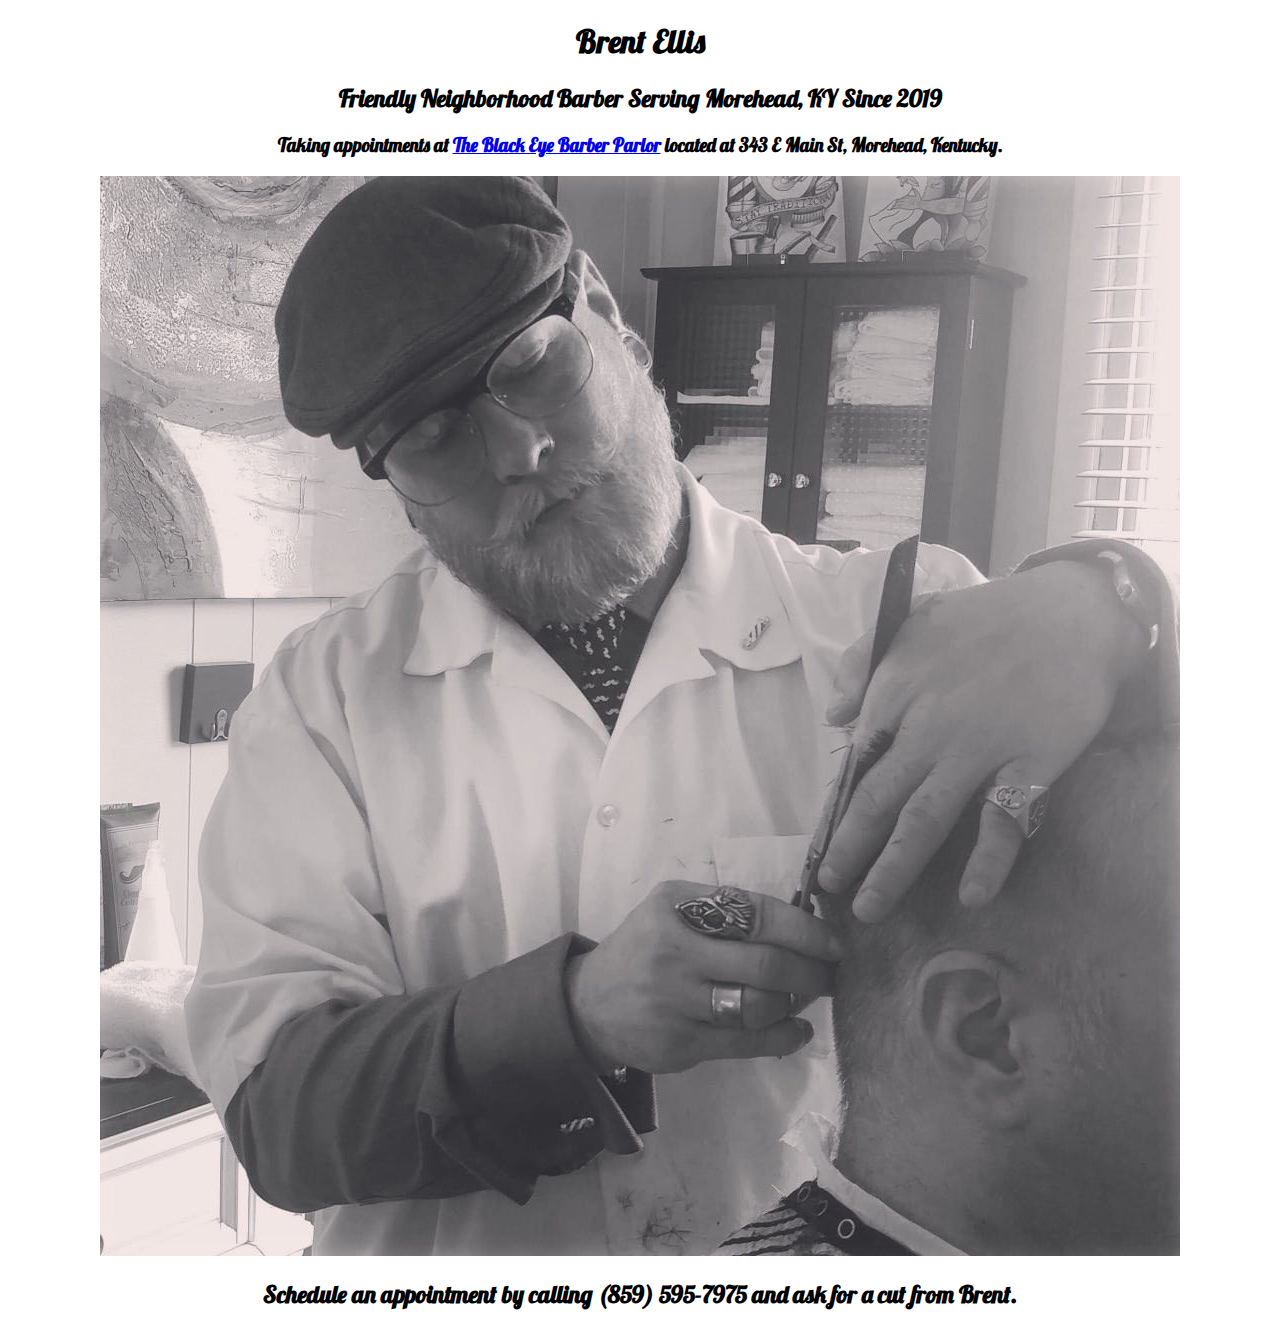
<file: index.html>
<!doctype html>
<html><head>
<link href="brentthebarberstyle.css" rel="stylesheet">
	<link href="https://fonts.googleapis.com/css?family=Lobster" rel="stylesheet">
		<link rel="stylesheet" href="https://cdnjs.cloudflare.com/ajax/libs/font-awesome/4.7.0/css/font-awesome.min.css">
		<title>Brent Ellis, Barber Serving Morehead, KY</title>
		</head>
		
		<body>
		<div class = "name"><h1>Brent Ellis</h1></div>
		<p>
		<div class = "descriptor"><h2>Friendly Neighborhood Barber Serving Morehead, KY Since 2019</h2>
		</p>
		<p>
		<h3>Taking appointments at <a href="https://www.facebook.com/TheBlackEyeBarber/">The Black Eye Barber Parlor</a> located at 343 E Main St, Morehead, Kentucky.</h3>
		</p>
		</div>
		<p>
		<img src="images/brentdocthebarber.jpg" alt="Handsome Neighborhood Barber In His Natural Habitat">
		</p>
		<p>
		<div class= "contact-text"> <h2>Schedule an appointment by calling (859) 595-7975 and ask for a cut from Brent.
		</p>
	
</html>
</file>
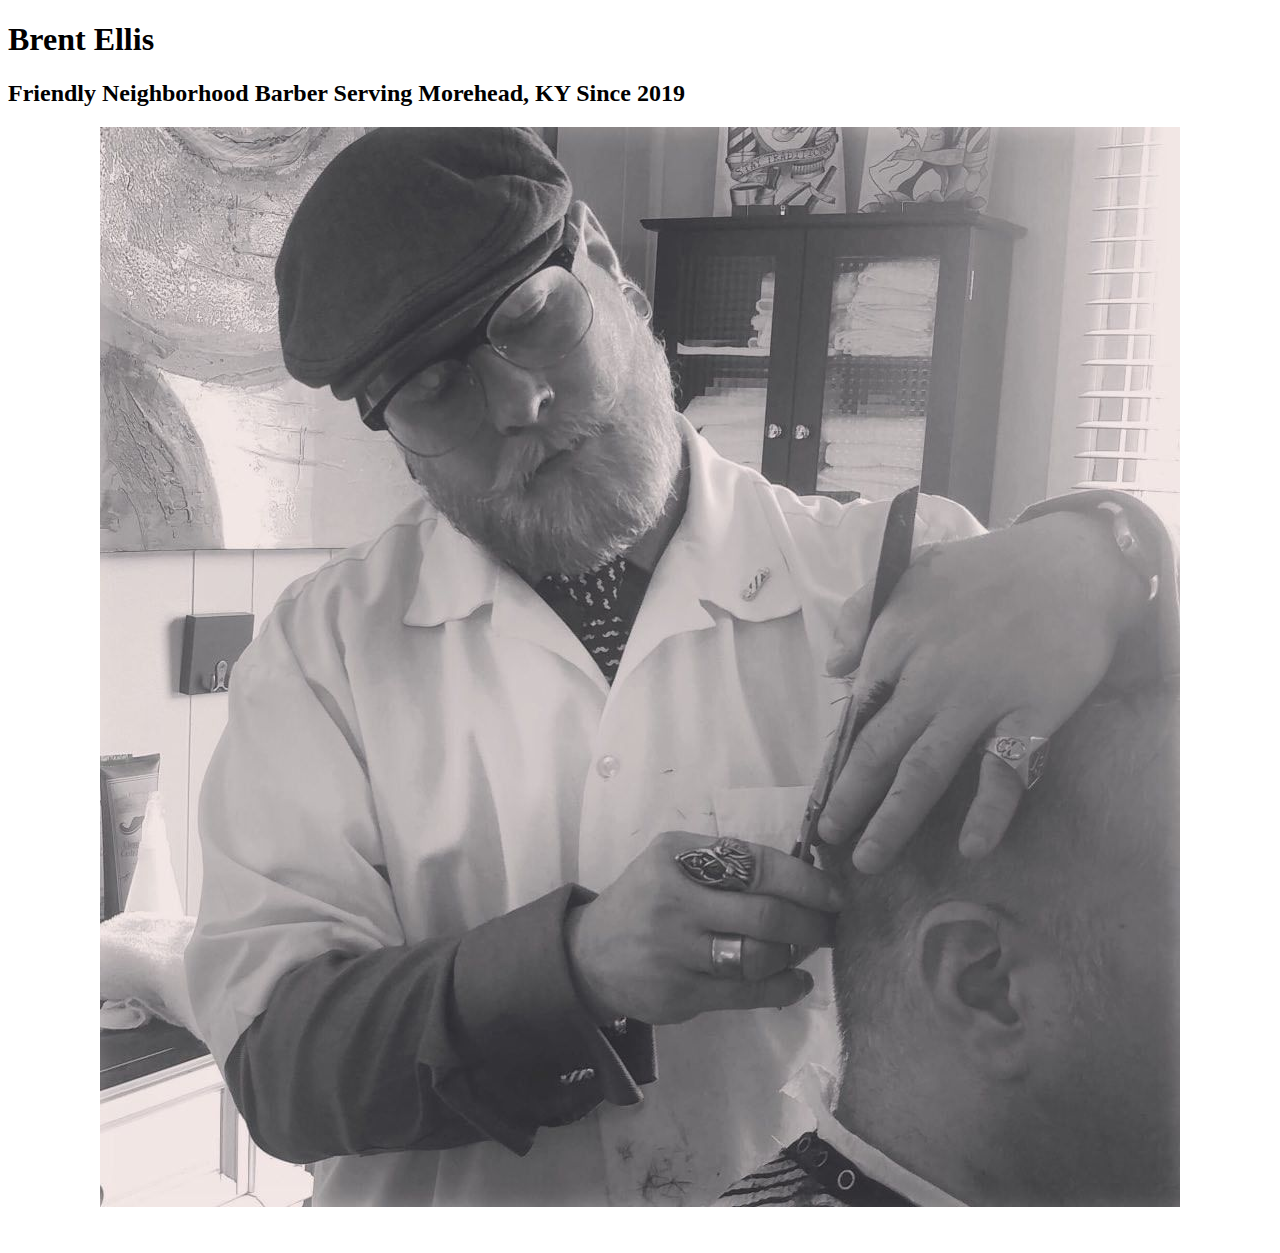
<file: index.html.html>
<!doctype html>
<html><head>
<link href="brentthebarberstyle.css" rel="stylesheet">
	<link href="https://fonts.googleapis.com/css?family=Lobster" rel="stylesheet">
		<link rel="stylesheet" href="https://cdnjs.cloudflare.com/ajax/libs/font-awesome/4.7.0/css/font-awesome.min.css">
		<title>Brent Ellis, Barber Serving Morehead, KY</title>
		</head>
		
		<body>
		<h1>Brent Ellis</h1>
		<p>
		<h2>Friendly Neighborhood Barber Serving Morehead, KY Since 2019</h2>
		</p>
		<p>
		<img src="images/brentdocthebarber.jpg" alt="Handsome Neighborhood Barber In His Natural Habitat">
		</p>
		<br>
</html>
</file>
<file: brentthebarberstyle.css>
P {text-align: center}

br {
	line-height: -100%
}

.name {text-align: center;
  font-family: "Lobster", sans-serif; /* this should be the rest of the output you got from Google fonts */
}

.descriptor {text-align: center;
  font-family: "Lobster", sans-serif; /* this should be the rest of the output you got from Google fonts */
}

.contact-text {text-align: center;
  font-family: "Lobster", sans-serif; /* this should be the rest of the output you got from Google fonts */
}
</file>
